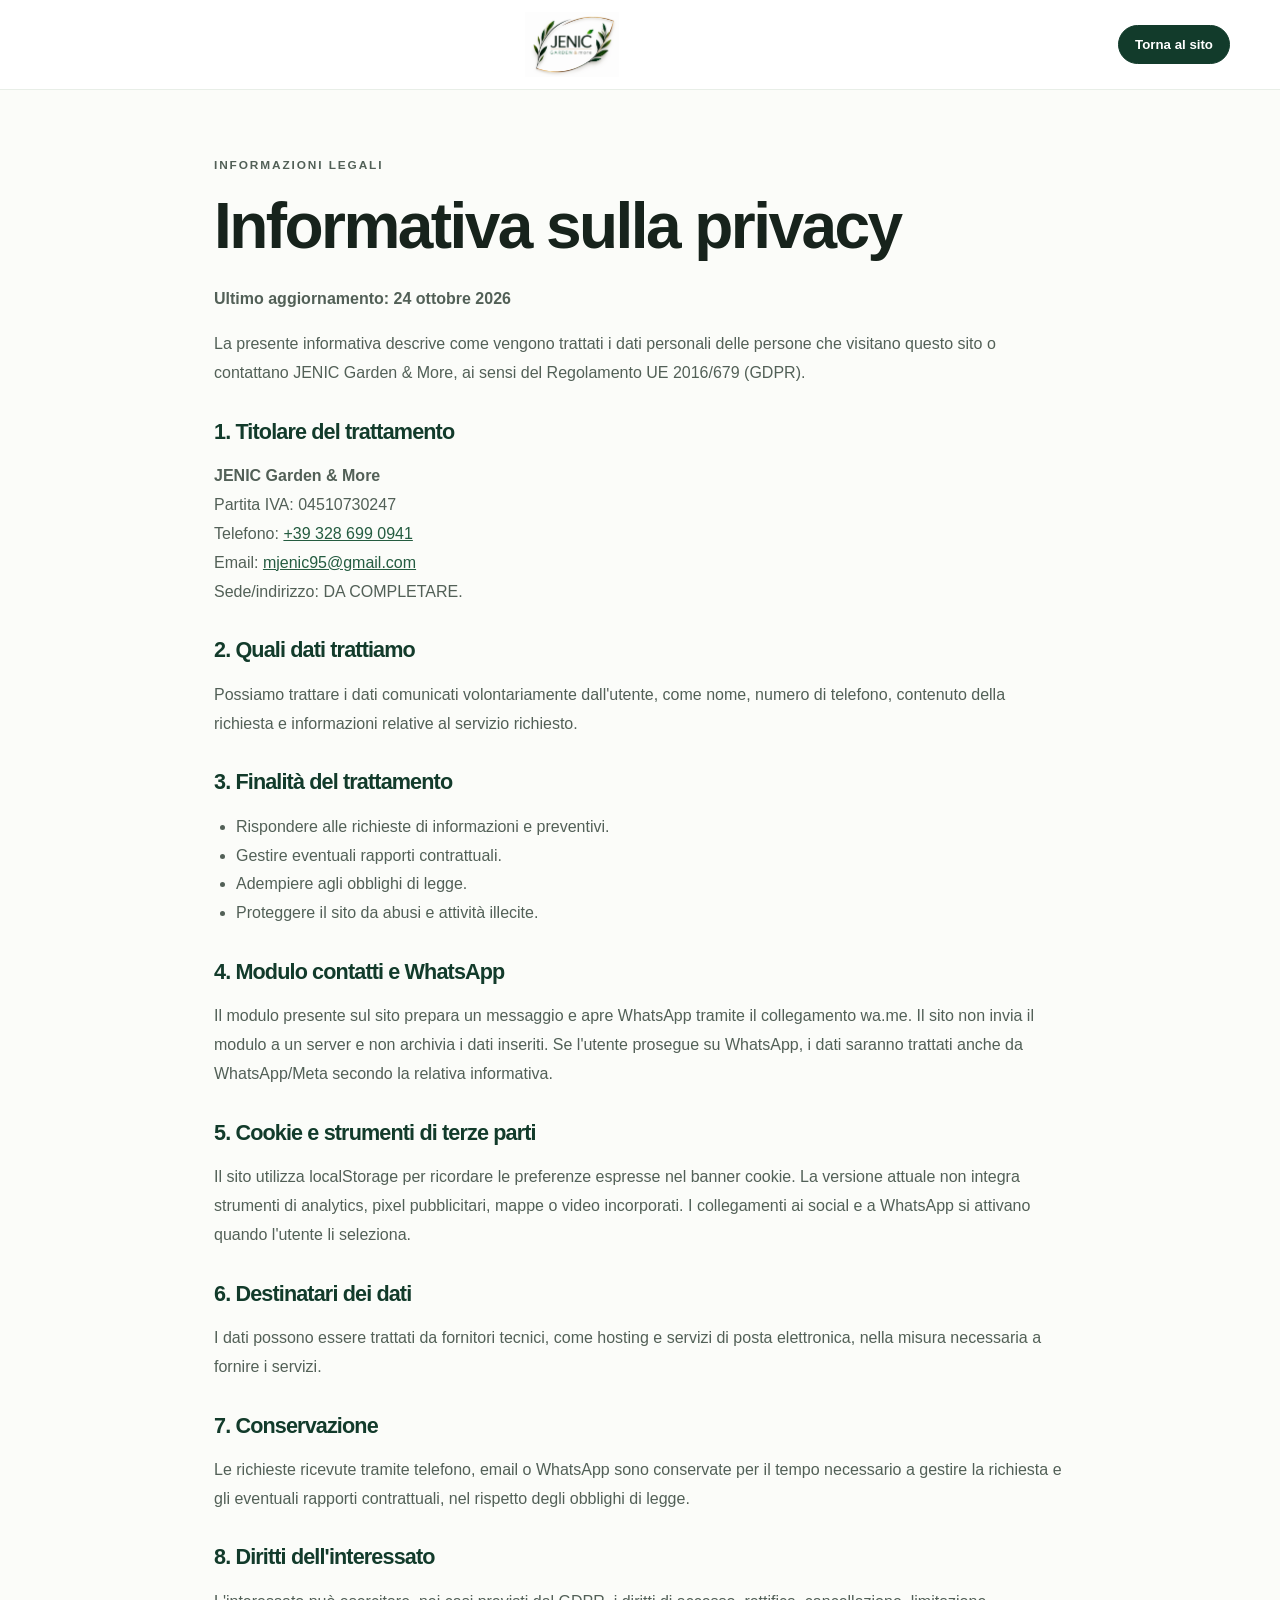
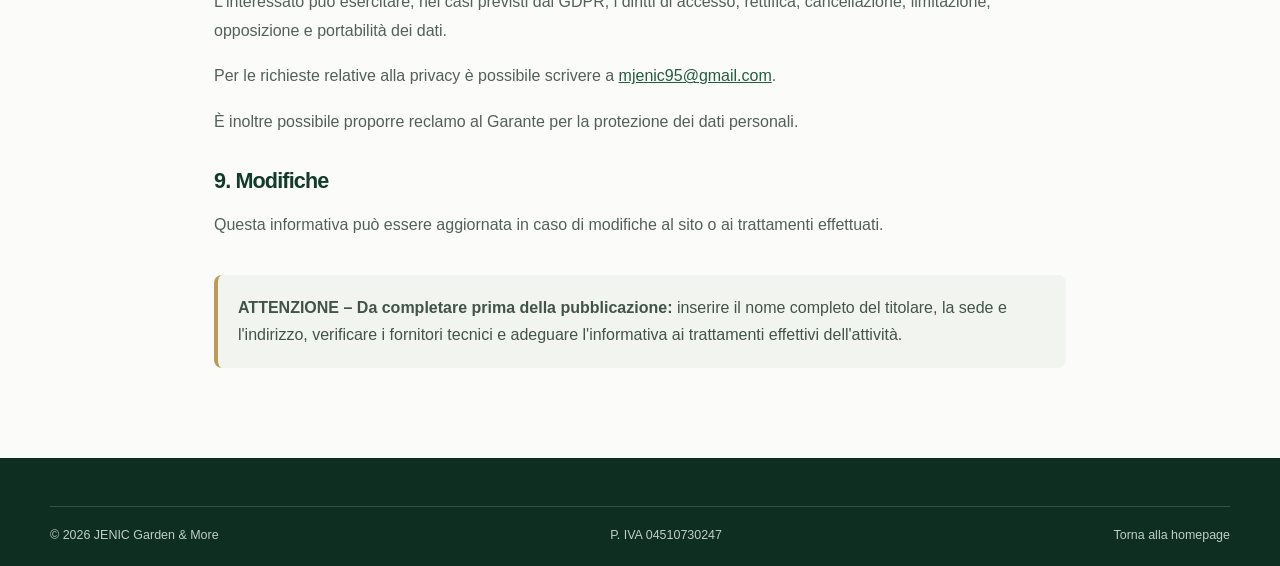
<file: privacy.html>
<!DOCTYPE html>
<html lang="it">
<head>
<meta charset="UTF-8">
<meta name="viewport" content="width=device-width, initial-scale=1">
<title>Informativa Privacy | JENIC Garden & More</title>
<link rel="stylesheet" href="style.css">
</head>
<body>

<header class="site-header">
<a class="brand" href="index.html">
<img src="assets/logo-jenic.png" alt="JENIC Garden & More">
</a>
<a class="button button-small" href="index.html">Torna al sito</a>
</header>

<main class="legal-page">
<p class="eyebrow">INFORMAZIONI LEGALI</p>
<h1>Informativa sulla privacy</h1>
<p><b>Ultimo aggiornamento: 24 ottobre 2026</b></p>

<p>La presente informativa descrive come vengono trattati i dati personali delle persone che visitano questo sito o contattano JENIC Garden & More, ai sensi del Regolamento UE 2016/679 (GDPR).</p>

<h2>1. Titolare del trattamento</h2>
<p>
<b>JENIC Garden & More</b><br>
Partita IVA: 04510730247<br>
Telefono: <a href="tel:+393286990941">+39 328 699 0941</a><br>
Email: <a href="mailto:mjenic95@gmail.com">mjenic95@gmail.com</a><br>
Sede/indirizzo: DA COMPLETARE.
</p>

<h2>2. Quali dati trattiamo</h2>
<p>Possiamo trattare i dati comunicati volontariamente dall'utente, come nome, numero di telefono, contenuto della richiesta e informazioni relative al servizio richiesto.</p>

<h2>3. Finalità del trattamento</h2>
<ul>
<li>Rispondere alle richieste di informazioni e preventivi.</li>
<li>Gestire eventuali rapporti contrattuali.</li>
<li>Adempiere agli obblighi di legge.</li>
<li>Proteggere il sito da abusi e attività illecite.</li>
</ul>

<h2>4. Modulo contatti e WhatsApp</h2>
<p>Il modulo presente sul sito prepara un messaggio e apre WhatsApp tramite il collegamento wa.me. Il sito non invia il modulo a un server e non archivia i dati inseriti. Se l'utente prosegue su WhatsApp, i dati saranno trattati anche da WhatsApp/Meta secondo la relativa informativa.</p>

<h2>5. Cookie e strumenti di terze parti</h2>
<p>Il sito utilizza localStorage per ricordare le preferenze espresse nel banner cookie. La versione attuale non integra strumenti di analytics, pixel pubblicitari, mappe o video incorporati. I collegamenti ai social e a WhatsApp si attivano quando l'utente li seleziona.</p>

<h2>6. Destinatari dei dati</h2>
<p>I dati possono essere trattati da fornitori tecnici, come hosting e servizi di posta elettronica, nella misura necessaria a fornire i servizi.</p>

<h2>7. Conservazione</h2>
<p>Le richieste ricevute tramite telefono, email o WhatsApp sono conservate per il tempo necessario a gestire la richiesta e gli eventuali rapporti contrattuali, nel rispetto degli obblighi di legge.</p>

<h2>8. Diritti dell'interessato</h2>
<p>L'interessato può esercitare, nei casi previsti dal GDPR, i diritti di accesso, rettifica, cancellazione, limitazione, opposizione e portabilità dei dati.</p>
<p>Per le richieste relative alla privacy è possibile scrivere a <a href="mailto:mjenic95@gmail.com">mjenic95@gmail.com</a>.</p>
<p>È inoltre possibile proporre reclamo al Garante per la protezione dei dati personali.</p>

<h2>9. Modifiche</h2>
<p>Questa informativa può essere aggiornata in caso di modifiche al sito o ai trattamenti effettuati.</p>

<div class="legal-warning">
<b>ATTENZIONE – Da completare prima della pubblicazione:</b>
inserire il nome completo del titolare, la sede e l'indirizzo, verificare i fornitori tecnici e adeguare l'informativa ai trattamenti effettivi dell'attività.
</div>

</main>

<footer class="footer">
<div class="legal-line">
<span>© 2026 JENIC Garden & More</span>
<span>P. IVA 04510730247</span>
<a href="index.html">Torna alla homepage</a>
</div>
</footer>

</body>
</html>
</file>
<file: style.css>
*{box-sizing:border-box}
html{scroll-behavior:smooth;scroll-padding-top:100px}
body{margin:0;background:#fbfcf9;color:#17231c;font-family:"DM Sans",sans-serif;line-height:1.65}
a{color:inherit;text-decoration:none}
img{display:block;max-width:100%}
h1,h2,h3{font-family:Manrope,sans-serif;line-height:1.13;letter-spacing:-.04em}
h1{font-size:clamp(2.8rem,5.5vw,5.3rem);margin:14px 0 22px}
h2{font-size:clamp(2rem,4vw,3.35rem);margin:12px 0 18px}
h3{font-size:1.16rem;margin:12px 0 8px}
p{color:#66736a;margin:0 0 17px}

:root{
--green:#123b2b;
--green2:#245c40;
--gold:#bd9a5b;
--sage:#edf3eb;
--line:#e2e9e1;
--muted:#66736a;
--paper:#fbfcf9;
}

.topline{
background:#123b2b;color:#e7efe7;
display:flex;justify-content:space-between;gap:15px;
padding:8px max(22px,calc((100% - 1180px)/2));
font-size:.82rem
}
.topline a{color:#fff;font-weight:700}

.site-header{
height:90px;
padding:10px max(22px,calc((100% - 1180px)/2));
display:flex;align-items:center;justify-content:space-between;
gap:25px;background:#ffffffed;backdrop-filter:blur(15px);
position:sticky;top:0;z-index:50;border-bottom:1px solid #e8eee7
}
.brand {
  display: flex;
  align-items: center;
  justify-content: center;
  flex-shrink: 0;
}

.brand img {
  width: 145px;
  height: 58px;
  object-fit: contain;
  object-position: center;
  display: block;
  margin: auto;
}
.main-nav{display:flex;align-items:center;gap:23px;font-size:.88rem;font-weight:700}
.main-nav>a:not(.button):hover,.footer-nav a:hover{color:var(--gold)}

.button{
display:inline-flex;align-items:center;justify-content:center;gap:9px;
background:var(--green);color:#fff;border:1px solid var(--green);
padding:14px 21px;border-radius:100px;
font:700 .92rem "DM Sans",sans-serif;cursor:pointer;transition:.2s
}
.button:hover{background:#245c40;transform:translateY(-2px);box-shadow:0 10px 24px #123b2b20}
.button-small{padding:11px 16px;font-size:.83rem}
.button-outline{background:#fff;color:var(--green)}
.button-light{background:#fff;color:var(--green);border-color:#fff}
.menu-toggle{display:none;background:none;border:0;font-size:1.6rem;color:var(--green)}

.hero{
max-width:1180px;margin:auto;padding:80px 22px 86px;
display:grid;grid-template-columns:1.03fr .97fr;gap:65px;align-items:center
}
.eyebrow{font-size:.74rem;font-weight:800;letter-spacing:.16em;color:#35664a;margin:0 0 12px}
.hero h1 em,.section-heading h2 em,.about-copy h2 em,.contact-copy h2 em{font-style:normal;color:#326748}
.hero-lead{font-size:1.1rem;max-width:560px;line-height:1.8}
.hero-actions{display:flex;align-items:center;gap:24px;flex-wrap:wrap;margin:28px 0}
.wa-symbol{font-size:1.2rem}
.text-link{font-weight:700;color:var(--green);font-size:.9rem}
.hero-note{font-size:.87rem;color:#426b50;display:flex;align-items:center;gap:9px}
.check-round{background:#e5efe2;border-radius:50%;width:23px;height:23px;display:grid;place-items:center}

.hero-visual{height:510px;position:relative}
.hero-visual>img{width:100%;height:100%;object-fit:cover;border-radius:48% 48% 22px 22px;box-shadow:0 24px 70px #193d2a20}
.floating-note{position:absolute;bottom:22px;left:-35px;background:#fff;padding:18px 22px;border-radius:16px;box-shadow:0 14px 45px #153c2b22;display:grid;gap:2px}
.floating-note span{font-size:.68rem;letter-spacing:.2em;color:#9b7b43;font-weight:800}
.floating-note strong{color:var(--green)}
.floating-note small{color:var(--muted)}
.visual-leaf{position:absolute;right:-22px;top:30px;color:#bd9a5b;font-size:3rem}

.quick-points{
background:var(--green);color:#fff;
padding:24px max(22px,calc((100% - 1180px)/2));
display:grid;grid-template-columns:repeat(4,1fr);gap:20px
}
.quick-points>div{display:flex;gap:14px;align-items:center}
.quick-points>div>span{font:800 1.5rem Manrope;color:#c4a46a}
.quick-points p{margin:0;color:#fff}
.quick-points b,.quick-points small{display:block}
.quick-points small{font-size:.78rem;color:#c5d4c8}

.section{padding:92px max(22px,calc((100% - 1180px)/2))}
.section-heading{max-width:700px;text-align:center;margin:0 auto 42px}
.section-heading>p:last-child{font-size:1rem}
.services-section{background:#fff}

.service-grid{display:grid;grid-template-columns:repeat(3,1fr);gap:16px}
.service-card{
padding:25px;border:1px solid var(--line);border-radius:20px;
background:linear-gradient(145deg,#fff,#fafcf9);transition:.22s
}
.service-card:hover{transform:translateY(-5px);box-shadow:0 16px 40px #123b2b12;border-color:#c7d7c8}
.service-icon{width:48px;height:48px;border-radius:15px;background:#eaf1e8;color:#28613f;display:grid;place-items:center;font-size:1.5rem}
.service-card h3{color:var(--green)}
.service-card p{font-size:.91rem;margin:0}
.service-bottom{margin-top:28px;padding:22px 25px;background:#eff4ed;border-radius:18px;display:flex;align-items:center;justify-content:space-between;gap:20px}
.service-bottom p{margin:0}

.about-section{display:grid;grid-template-columns:1fr 1fr;align-items:center;gap:70px}
.about-photo{height:510px;position:relative}
.about-photo img{width:100%;height:100%;object-fit:cover;border-radius:22px}
.photo-caption{position:absolute;bottom:18px;left:18px;background:#fff;padding:13px 18px;border-radius:10px;font-weight:700;color:var(--green);box-shadow:0 8px 30px #123b2b18}
.about-copy>p:not(.eyebrow){line-height:1.85}
.tick-list{list-style:none;padding:0;margin:23px 0 28px;display:grid;grid-template-columns:1fr 1fr;gap:12px}
.tick-list li:before{content:"✓";color:#2d7748;font-weight:900;margin-right:9px}

.work-section{background:#f0f5ee}
.work-grid{display:grid;grid-template-columns:1.35fr 1fr 1fr;gap:16px}
.work-grid figure{margin:0;position:relative;height:310px;border-radius:19px;overflow:hidden}
.work-grid figure.work-large{height:390px}
.work-grid img{width:100%;height:100%;object-fit:cover;transition:transform .5s}
.work-grid figure:hover img{transform:scale(1.05)}
.work-grid figcaption{position:absolute;bottom:0;left:0;right:0;padding:40px 20px 18px;background:linear-gradient(transparent,#081b11c9);color:#fff}
.work-grid figcaption b,.work-grid figcaption span{display:block}
.work-grid figcaption span{font-size:.82rem;color:#e0e9e1}
.gallery-note{font-size:.77rem;text-align:center;margin:18px 0 0}

.why-grid{display:grid;grid-template-columns:repeat(3,1fr);gap:20px}
.why-grid article{padding:27px;border:1px solid var(--line);border-radius:18px}
.why-grid article>span{font-size:1.8rem;color:#a98951}
.why-grid h3{color:var(--green)}
.why-grid p{margin:0;font-size:.92rem}

.testimonials-section{background:#fff}
.testimonial-grid{display:grid;grid-template-columns:repeat(4,1fr);gap:16px}
.testimonial{border:1px solid var(--line);border-radius:20px;padding:23px;background:#fcfdfa}
.testimonial img{width:76px;height:76px;object-fit:cover;border-radius:50%;margin-bottom:15px}
.stars{color:#b58d43;letter-spacing:2px;font-size:.9rem}
.testimonial h3{color:var(--green);margin:7px 0 0}
.testimonial small{color:var(--muted)}
.testimonial blockquote{font-size:.88rem;line-height:1.7;color:#526057;margin:17px 0 0}

.steps-section{background:#eff4ed}
.steps-grid{display:grid;grid-template-columns:repeat(3,1fr);gap:18px}
.steps-grid article{background:#fff;border-radius:18px;padding:26px}
.steps-grid article>span{font:800 2.4rem Manrope;color:#b9cdb5}
.steps-grid p{margin:0}

.contact-banner{
padding:52px max(22px,calc((100% - 1180px)/2));
background:linear-gradient(115deg,#123b2b,#286044);
color:#fff;display:flex;justify-content:space-between;align-items:center;gap:25px
}
.contact-banner .eyebrow{color:#d2bd91}
.contact-banner h2{margin:5px 0 9px}
.contact-banner p:not(.eyebrow){color:#d6e2d8;margin:0}

.contact-section{display:grid;grid-template-columns:.9fr 1.1fr;gap:65px;align-items:start}
.contact-copy>p:not(.eyebrow){max-width:440px}
.contact-line{display:flex;align-items:center;gap:14px;padding:14px;margin-top:12px;border:1px solid var(--line);border-radius:14px;background:#fff}
.contact-line>span{width:44px;height:44px;border-radius:13px;background:#eaf1e8;color:var(--green);display:grid;place-items:center;font-size:1.25rem}
.contact-line small,.contact-line b{display:block}
.contact-line small{color:var(--muted);font-size:.78rem}
.contact-line b{color:var(--green);font-size:.92rem}
.social-row{display:flex;gap:10px;margin-top:20px}
.social-icon{width:43px;height:43px;border-radius:50%;display:grid;place-items:center;border:1px solid #cddbcf;color:var(--green);transition:.2s}
.social-icon:hover{background:var(--green);color:#fff}
.social-icon svg{width:20px;height:20px;fill:none;stroke:currentColor;stroke-width:1.8}
.social-icon svg .fill{fill:currentColor;stroke:none}

.contact-form{padding:30px;background:#fff;border:1px solid var(--line);border-radius:22px;box-shadow:0 12px 45px #123b2b0b}
.contact-form h3{font-size:1.55rem;color:var(--green);margin-top:0}
.contact-form>p{font-size:.9rem}
.contact-form label:not(.privacy-check){display:block;font-weight:700;font-size:.83rem;margin:14px 0 6px}
.contact-form input:not([type=checkbox]),.contact-form select,.contact-form textarea{width:100%;padding:13px 14px;border:1px solid #dbe4da;border-radius:11px;background:#fbfcfa;font:inherit;color:#17231c}
.contact-form input:focus,.contact-form select:focus,.contact-form textarea:focus{outline:2px solid #c2d8c0;border-color:#3d7952}
.privacy-check{display:flex;gap:9px;align-items:flex-start;margin-top:17px;font-size:.78rem;color:var(--muted)}
.privacy-check input{margin-top:5px}
.privacy-check a{text-decoration:underline;color:var(--green);font-weight:700}
.submit-button{width:100%;margin-top:20px}
.form-hint{display:block;color:var(--muted);font-size:.73rem;margin-top:11px}

.footer{background:#0d2e21;color:#fff;padding:48px max(22px,calc((100% - 1180px)/2)) 20px}
.footer-main{display:grid;grid-template-columns:1.5fr 1fr 1fr 1fr;gap:35px;padding-bottom:32px}
.footer-brand img{width:185px;height:75px;object-fit:contain;object-position:left center;background:#fff;border-radius:10px;padding:4px}
.footer-brand p{max-width:280px;color:#c2d0c5;font-size:.88rem;margin-top:14px}
.footer-nav{display:flex;flex-direction:column;gap:10px;font-size:.85rem}
.footer-nav>b{color:#d8c59c;margin-bottom:5px}
.footer-nav a{color:#e2eae3}
.footer-social{display:flex;gap:15px;font-size:1.3rem}
.legal-line{border-top:1px solid #345344;padding-top:18px;display:flex;justify-content:space-between;gap:15px;flex-wrap:wrap;color:#c0cec3;font-size:.78rem}

.floating-wa{position:fixed;right:22px;bottom:22px;width:58px;height:58px;border-radius:50%;background:#20b965;color:white;border:3px solid white;box-shadow:0 8px 30px #123b2b35;display:grid;place-items:center;font-size:1.7rem;z-index:40}

.cookie-banner{position:fixed;z-index:100;left:20px;right:20px;bottom:20px;max-width:1050px;margin:auto;padding:24px;background:#fff;border:1px solid #dce6dc;border-radius:20px;box-shadow:0 18px 70px #102d1e35;display:grid;grid-template-columns:1fr auto;gap:18px 30px}
.cookie-banner[hidden],.cookie-preferences[hidden]{display:none}
.cookie-copy h2{font-size:1.35rem;margin:4px 0 8px}
.cookie-copy p:not(.eyebrow){font-size:.84rem;margin:0 0 8px}
.cookie-copy>a{font-size:.82rem;text-decoration:underline;color:var(--green);font-weight:700}
.cookie-actions{display:flex;flex-direction:column;gap:8px;min-width:160px}
.cookie-settings-link{border:0;background:none;text-decoration:underline;color:var(--green);cursor:pointer}
.cookie-preferences{grid-column:1/-1;display:flex;gap:20px;align-items:center;flex-wrap:wrap;font-size:.82rem}
.cookie-preferences label{display:flex;gap:7px;align-items:center}
.cookie-preferences button{margin-left:auto}

@media(max-width:1000px){
.main-nav{gap:13px}
.main-nav>a{font-size:.8rem}
.main-nav .button{padding:10px}
.testimonial-grid{grid-template-columns:repeat(2,1fr)}
.footer-main{grid-template-columns:1.3fr 1fr 1fr}
.footer-nav:last-child{grid-column:2/4}
}

@media(max-width:760px){
.topline{justify-content:center;text-align:center;flex-wrap:wrap}
.site-header{height:auto;min-height:76px;padding:8px 20px;flex-wrap:wrap}
.brand img {
  width: 125px;
  height: 48px;
  object-fit: contain;
  object-position: center;
}
.menu-toggle{display:block}
.main-nav{display:none;width:100%;flex-direction:column;align-items:stretch;padding:10px 0 15px}
.main-nav.open{display:flex}
.main-nav>a{display:block!important;padding:8px 5px}
.main-nav .button{align-self:flex-start}
.hero{padding:55px 22px 70px;grid-template-columns:1fr;gap:40px}
.hero h1{font-size:clamp(2.8rem,12vw,4.4rem)}
.hero-visual{height:360px;margin-left:10px}
.floating-note{left:-10px}
.quick-points{grid-template-columns:repeat(2,1fr);padding:22px}
.section{padding:65px 22px}
.service-grid{grid-template-columns:1fr}
.service-bottom{align-items:flex-start;flex-direction:column}
.about-section,.contact-section{grid-template-columns:1fr;gap:35px}
.about-photo{height:350px}
.tick-list{grid-template-columns:1fr}
.work-grid{grid-template-columns:1fr}
.work-grid figure,.work-grid figure.work-large{height:270px}
.why-grid,.steps-grid{grid-template-columns:1fr}
.testimonial-grid{grid-template-columns:1fr}
.contact-banner{padding:40px 22px;align-items:flex-start;flex-direction:column}
.contact-form{padding:22px}
.footer-main{grid-template-columns:1fr 1fr;gap:25px}
.footer-brand{grid-column:1/-1}
.footer-nav:last-child{grid-column:auto}
.legal-line{flex-direction:column;gap:7px}
.cookie-banner{left:10px;right:10px;bottom:10px;padding:18px;grid-template-columns:1fr;max-height:85vh;overflow:auto}
.cookie-actions{flex-direction:row;flex-wrap:wrap}
.cookie-actions .button{flex:1}
.cookie-preferences{flex-direction:column;align-items:flex-start}
.cookie-preferences button{margin-left:0}
.floating-wa{width:52px;height:52px;right:14px;bottom:14px}
}

@media(prefers-reduced-motion:reduce){
html{scroll-behavior:auto}
*,*:before,*:after{transition:none!important}
}

.legal-page{max-width:900px;margin:auto;padding:65px 24px 90px}
.legal-page h1{font-size:clamp(2.5rem,5vw,4rem)}
.legal-page h2{font-size:1.35rem;margin-top:32px;color:#123b2b}
.legal-page p,.legal-page li{line-height:1.8;color:#526057}
.legal-page a{color:#245c40;text-decoration:underline}
.legal-warning{margin-top:35px;padding:20px;border-left:4px solid #bd9a5b;background:#f2f5ef;color:#425348;border-radius:8px}
.legal-page ul{padding-left:22px}
/* LOGO JENIC - CORREZIONE DEFINITIVA */
.brand {
    display: flex !important;
    align-items: center !important;
    justify-content: center !important;
    background: transparent !important;
    padding: 0 !important;
    margin: 0 auto !important;
    width: auto !important;
    height: auto !important;
    border: none !important;
    box-shadow: none !important;
}

.brand img {
    width: 115px !important;
    height: 65px !important;
    object-fit: contain !important;
    object-position: center !important;
    background: transparent !important;
    border-radius: 0 !important;
    padding: 0 !important;
    display: block !important;
    margin: 0 auto !important;
}

@media (max-width: 760px) {
    .brand img {
        width: 100px !important;
        height: 58px !important;
    }
}
/* LOGO FOOTER JENIC */
.footer-brand {
    display: flex !important;
    flex-direction: column !important;
    align-items: center !important;
    justify-content: center !important;
    text-align: center !important;
    background: transparent !important;
}

.footer-brand img {
    width: 110px !important;
    max-width: 110px !important;
    height: auto !important;
    display: block !important;
    object-fit: contain !important;
    margin: 0 auto 15px !important;
    padding: 0 !important;
    border: none !important;
    box-shadow: none !important;
    border-radius: 0 !important;
    background: transparent !important;
}
</file>
